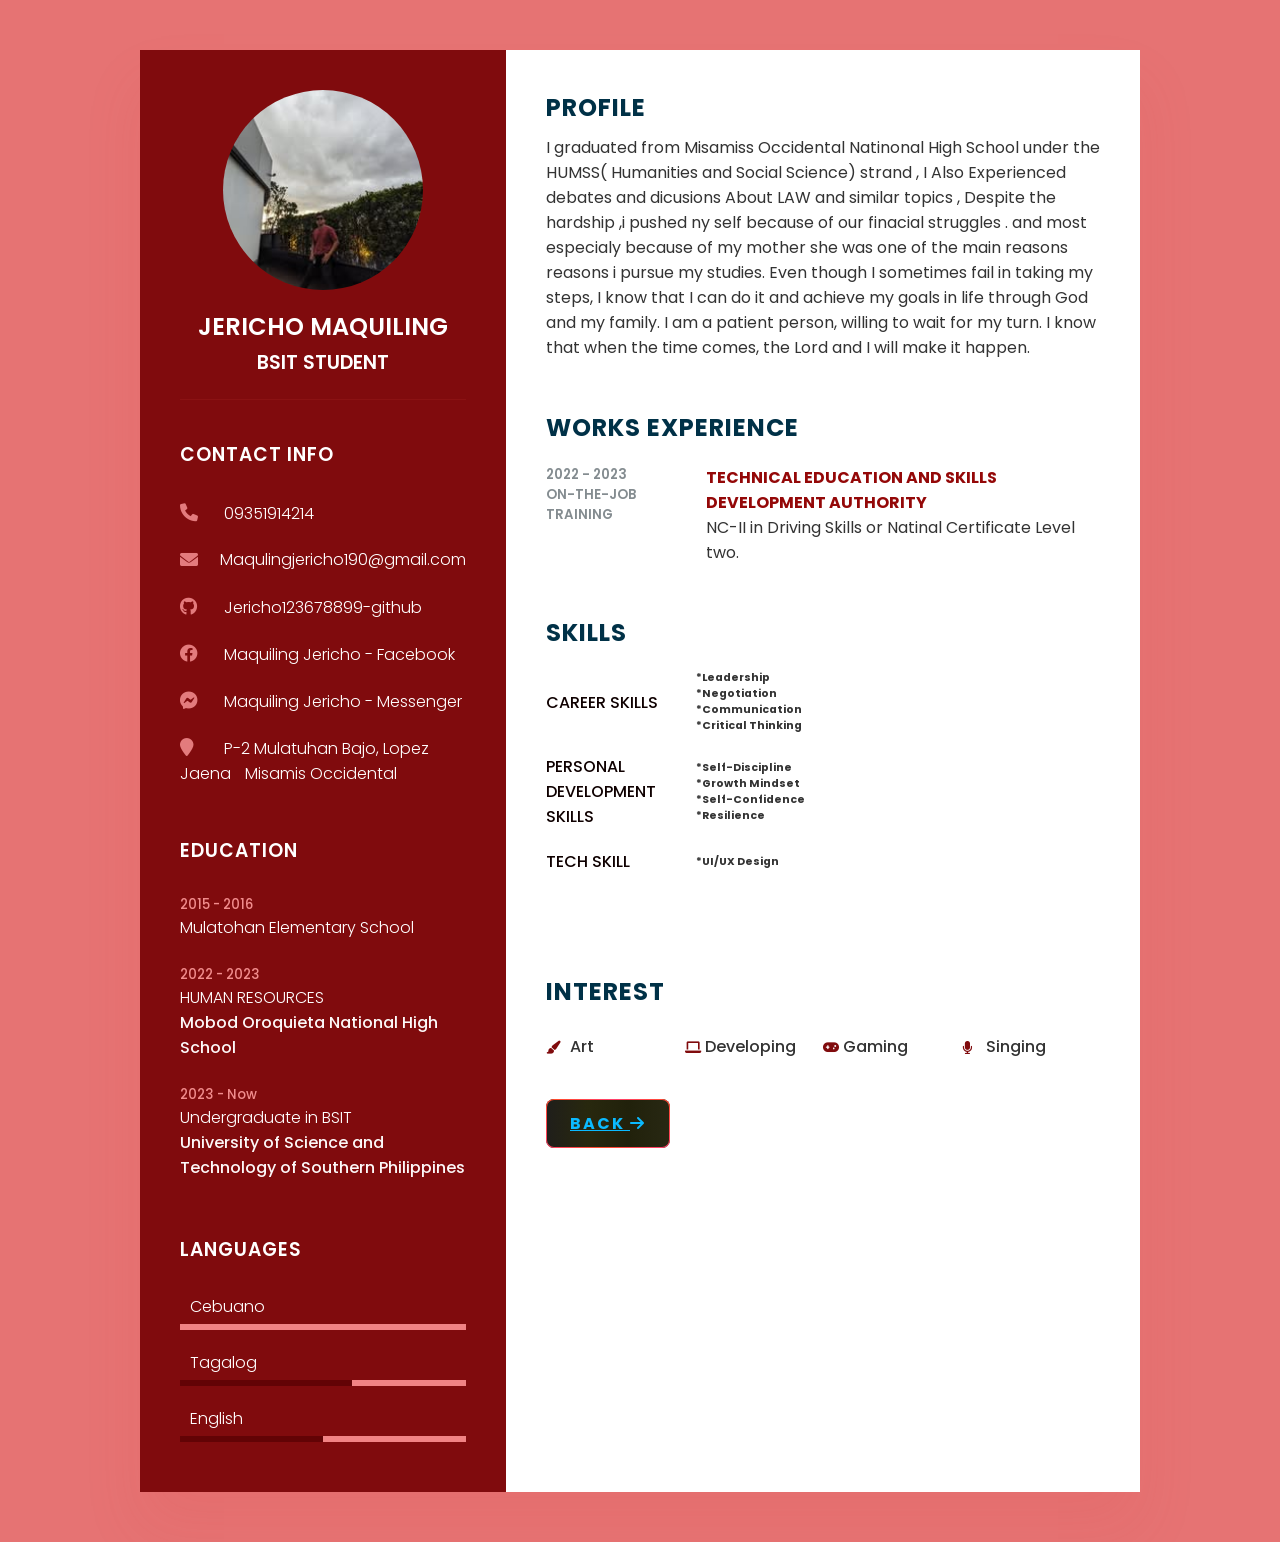
<file: PERSON2.HTML>
<!DOCTYPE html>
<html lang="en">
<head>
    <meta charset="UTF-8">
    <meta name="viewport" content="width=device-width, initial-scale=1.0">
    <title>Person2</title>
    <link rel="stylesheet" href="https://cdnjs.cloudflare.com/ajax/libs/font-awesome/6.0.0-beta3/css/all.min.css"> 
    <link rel="stylesheet" type="text/css" href="style.css">
</head>
<body>
    <div class="container">
        <div class="left_Side">
            <div class="profileText">
                <div class="imgBx">
                    <img src="jericho.jpg">
                </div>
                <h2>JERICHO MAQUILING<br><span>BSIT STUDENT</span></h2>
            </div>
           
            <div class="contactInfo">
            <h3 class="title">Contact Info</h3>
            <ul>
                <li>
                    <span class="icon"><i class="fa fa-phone" aria-hidden="true"></i></span>
                    <span class="text">09351914214</span>
                </li>
                <li>
                    <div class="icon-text">
                    <span class="icon"><i class="fa fa-envelope" aria-hidden="true"></i></span>
                    <span class="text">Maqulingjericho190@gmail.com</span>
                </div>
                </li>
                <li>
                    <span class="icon"><i class="fab fa-github" aria-hidden="true"></i></span>
                    <span class="text">Jericho123678899-github</span>
                </li>
                <li>
                    <span class="icon"><i class="fab fa-facebook" aria-hidden="true"></i></span>
                    <span class="text">Maquiling Jericho  - Facebook</span>
                </li>
                <li>
                    <span class="icon"><i class="fab fa-facebook-messenger" aria-hidden="true"></i></span>
                    <span class="text">Maquiling Jericho - Messenger</span>
                </li>
               
                <li>
                    <span class="icon"><i class="fa fa-map-marker" aria-hidden="true"></i></span>
                    <span class="text">P-2 Mulatuhan Bajo, Lopez Jaena </span>
                    <span class="text">Misamis Occidental </span>
                </li>
            </ul>
        </div>
        <div class="contactInfo education">
            <h3 class="title">EDUCATION</h3>
            <ul>
                <li>
                   <h5>2015 - 2016</h5>
                   <h4>Mulatohan Elementary School</h4>
                   
                </li>
                <li>
                    <h5>2022 - 2023</h5>
                    <h4> HUMAN RESOURCES</h4>
                    <h4>Mobod Oroquieta National High School</h4>
                 </li>
                 <li>
                    <h5>2023 - Now</h5>
                    <h4>Undergraduate in BSIT</h4>
                    <h4>University of Science and Technology of Southern Philippines</h4>
                 </li>
            </ul>
        </div>
        <div class="contactInfo language">
            <h3 class="title">LANGUAGES</h3>
            <ul>
                <li>
                    <span class="text">Cebuano</span>
                    <span class="percent"></span>
                    <div style="width: 100%;"></div>
                </li>
                <li>
                    <span class="text">Tagalog</span>
                    <div class="percent">
                     <div style="width:60%;"></div>
                </li>
                <li>
                    <span class="text">English</span>
                    <div class="percent">
                    <div style="width:50%;"></div>
                </li>
            </ul>
    </div>
    </div>
  <div class="right_Side">
  <div class="about">
    <h2 class="title2">Profile</h2>
    <p>I graduated from Misamiss Occidental Natinonal High School under the HUMSS( Humanities and Social Science) strand , I Also Experienced debates and dicusions About LAW and similar topics , Despite the  hardship ,i pushed ny self because of our finacial struggles . and most especialy because of my mother she was one of the main reasons reasons i pursue  my studies.

        Even though I sometimes fail in taking my steps, I know that I can do it and achieve my goals in life through God and my family. I am a patient person, willing to wait for my turn. I know that when the time comes, the Lord and I will make it happen.</p>
  </div>
  <div class="about">
    <h2 class="title2">Works Experience</h2>
    <div class="box">
        <div class="year_company">
<h5>2022 - 2023</h5>
<h5>ON-THE-JOB TRAINING</h5>
        </div>
        <div class="text">
        <h4>Technical Education and Skills Development Authority </h4>
        <p>NC-II in Driving Skills or Natinal Certificate Level two.</p>
    </div>
</div>

</div>
<div class="about skills">
    <h2 class="title2">SKILLS</h2>
<div class="box">
    <h4>Career Skills</h4>
    <h6><p>*Leadership<br>*Negotiation<br>*Communication <br>*Critical Thinking </p></h6>

</div>
<div class="box">
    <h4>Personal Development Skills</h4>
    <h6><p>*Self-Discipline <br>*Growth Mindset<br>*Self-Confidence  <br>*Resilience  </p></h6>
    
</div>
<div class="box">
    <h4>Tech Skill</h4>
    <h6><p>*UI/UX Design </p></h6>
    
</div>
</div><br><br>
<div class="About interest">
    <h2 class="title2">Interest</h2>
    <ul>
        <li><i class="fa fa-paint-brush" aria-hidden="true"></i> Art</li>
        <li><i class="fa fa-laptop" aria-hidden="true"></i>Developing</li>
        <li><i class="fa fa-gamepad"  aria-hidden="true"></i>Gaming</li>
        <li><i class="fa fa-microphone" aria-hidden="true"></i> Singing</li><br>
        
    </ul>
 
    </div>
    <div class="container3"></div>
    <a href="RESUME.HTML" class="glow-button">
        BACK <i class="fas fa-arrow-right"></i>
    </a>
   
</div>
  </div>
    </div>
</body>
</html>
</file>
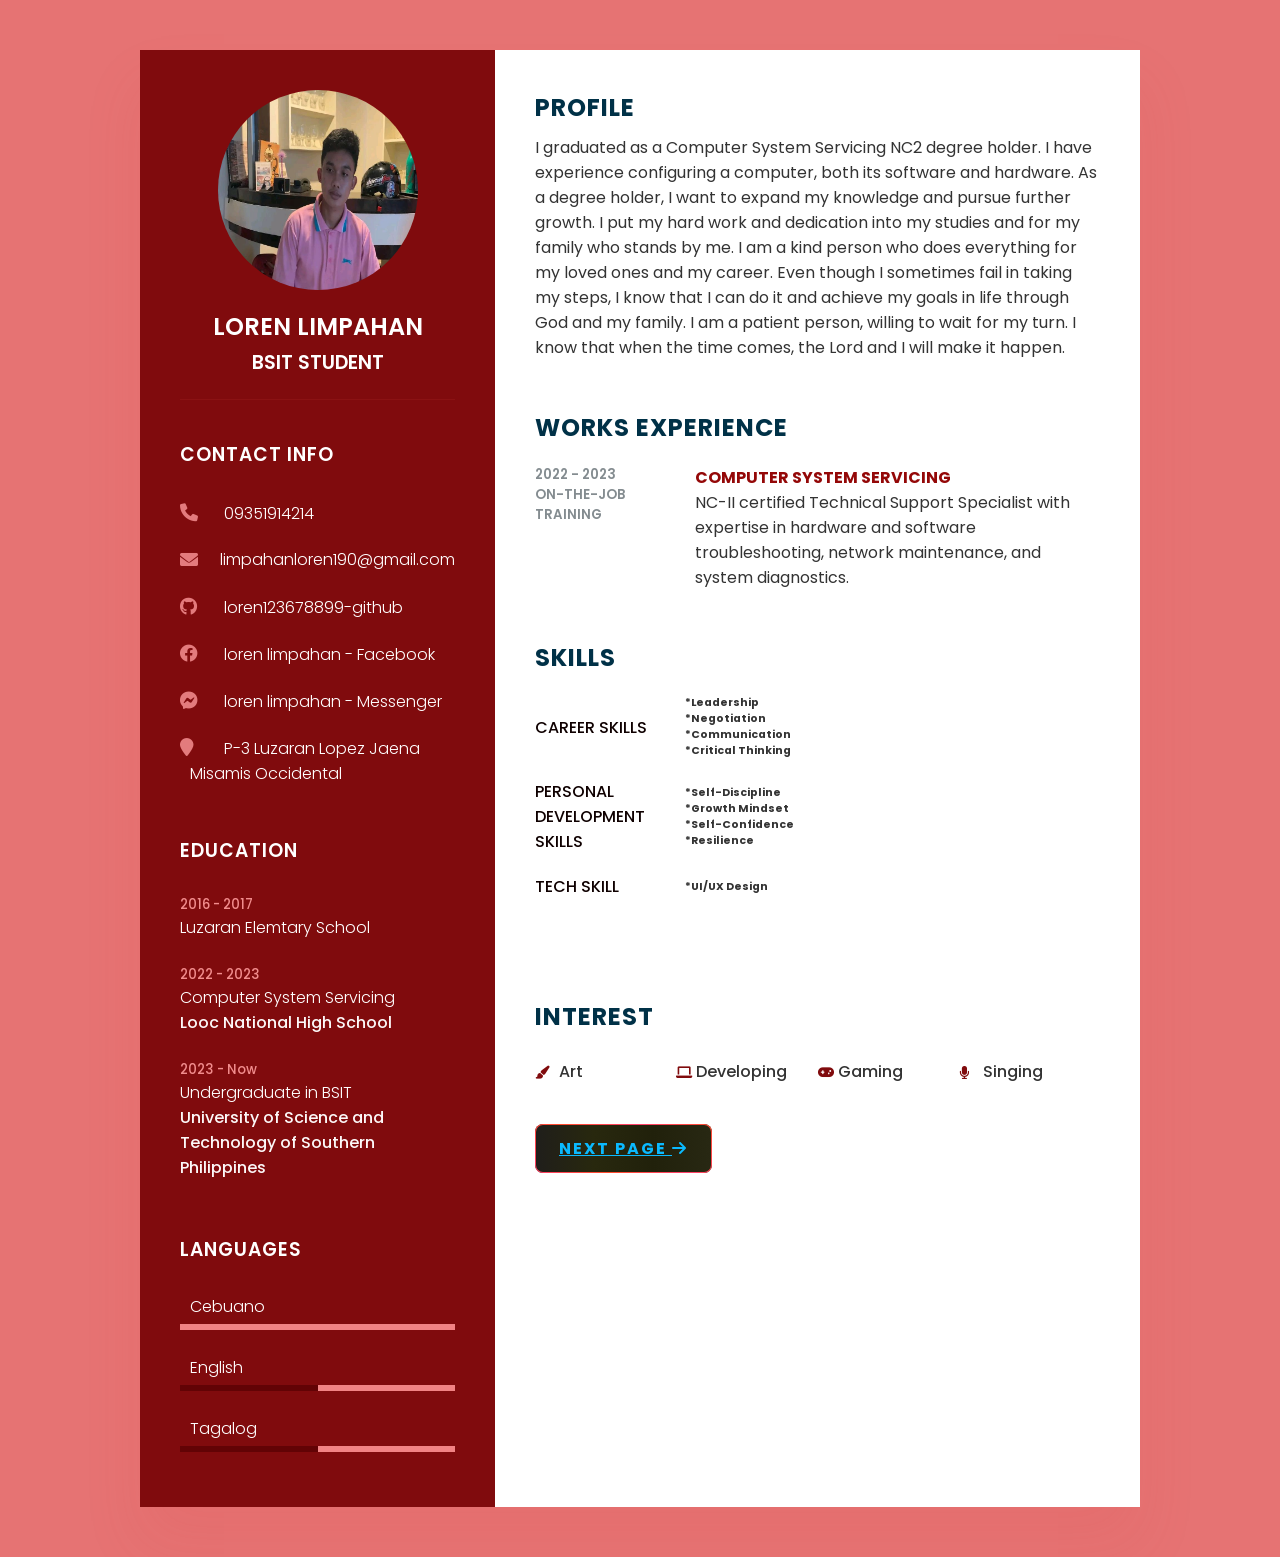
<file: RESUME.HTML>
<!DOCTYPE html>
<html lang="en">
<head>
    <meta name="viewport" content="width=device-width, initial-scale=1.0">
    <title>CV DESIGN</title>
    <link rel="stylesheet" href="https://cdnjs.cloudflare.com/ajax/libs/font-awesome/6.0.0-beta3/css/all.min.css"> 
    <link rel="stylesheet" type="text/css" href="style.css">
    <!-- exrternal css file-->
</head>
<body>
    <div class="container">
        <div class="left_Side">
            <div class="profileText">
                <div class="imgBx">
                    <img src="profile.jpg">
                </div>
                <h2>Loren Limpahan<br><span>BSIT STUDENT</span></h2>
            </div>
           
            <div class="contactInfo">
            <h3 class="title">Contact Info</h3>
            <ul>
                <li>
                    <span class="icon"><i class="fa fa-phone" aria-hidden="true"></i></span>
                    <span class="text">09351914214</span>
                </li>
                <li>
                    <div class="icon-text">
                    <span class="icon"><i class="fa fa-envelope" aria-hidden="true"></i></span>
                    <span class="text">limpahanloren190@gmail.com</span>
                </div>
                </li>
                <li>
                    <span class="icon"><i class="fab fa-github" aria-hidden="true"></i></span>
                    <span class="text">loren123678899-github</span>
                </li>
                <li>
                    <span class="icon"><i class="fab fa-facebook" aria-hidden="true"></i></span>
                    <span class="text">loren limpahan - Facebook</span>
                </li>
                <li>
                    <span class="icon"><i class="fab fa-facebook-messenger" aria-hidden="true"></i></span>
                    <span class="text">loren limpahan - Messenger</span>
                </li>
               
                <li>
                    <span class="icon"><i class="fa fa-map-marker" aria-hidden="true"></i></span>
                    <span class="text">P-3 Luzaran Lopez Jaena </span>
                    <span class="text">Misamis Occidental </span>
                </li>
            </ul>
        </div>
        <div class="contactInfo education">
            <h3 class="title">EDUCATION</h3>
            <ul>
                <li>
                   <h5>2016 - 2017</h5>
                   <h4>Luzaran Elemtary School</h4>
                   
                </li>
                <li>
                    <h5>2022 - 2023</h5>
                    <h4> Computer System Servicing</h4>
                    <h4>Looc National High School</h4>
                 </li>
                 <li>
                    <h5>2023 - Now</h5>
                    <h4>Undergraduate in BSIT</h4>
                    <h4>University of Science and Technology of Southern Philippines</h4>
                 </li>
            </ul>
      
        <div class="contactInfo language">
            <h3 class="title">LANGUAGES</h3>
            <ul>
                <li>
                    <span class="text">Cebuano</span>
                    <span class="percent"></span>
                    <div style="width: 100%;"></div>
                </li>
                <li>
                    <span class="text">English</span>
                    <div class="percent">
                        <div style="width:50%;"></div>
            
                </li>
                <li>
                    <span class="text"> Tagalog</span>
                    <div class="percent">
                        <div style="width:50%;"></div>
            
                </li>
            </ul>
    </div>
    </div>
</div>
  <div class="right_Side">
  <div class="about">
    <h2 class="title2">Profile</h2>
    <p>I graduated as a Computer System Servicing NC2 degree holder. I have experience configuring a computer, both its software and hardware. As a degree holder, I want to expand my knowledge and pursue further growth. I put my hard work and dedication into my studies and for my family who stands by me. I am a kind person who does everything for my loved ones and my career.

        Even though I sometimes fail in taking my steps, I know that I can do it and achieve my goals in life through God and my family. I am a patient person, willing to wait for my turn. I know that when the time comes, the Lord and I will make it happen.</p>
  </div>
  <div class="about">
    <h2 class="title2">Works Experience</h2>
    <div class="box">
        <div class="year_company">
<h5>2022 - 2023</h5>
<h5>ON-THE-JOB TRAINING</h5>
        </div>
        <div class="text">
        <h4>Computer System Servicing </h4>
        <p>NC-II certified Technical Support Specialist with expertise in hardware and software troubleshooting, network maintenance, and system diagnostics.</p>
    </div>
</div>


</div>
<div class="about skills">
    <h2 class="title2">SKILLS</h2>
<div class="box">
    <h4>Career Skills</h4>
    <h6><p>*Leadership<br>*Negotiation<br>*Communication <br>*Critical Thinking </p></h6>

</div>
<div class="box">
    <h4>Personal Development Skills</h4>
    <h6><p>*Self-Discipline <br>*Growth Mindset<br>*Self-Confidence  <br>*Resilience  </p></h6>
    
</div>
<div class="box">
    <h4>Tech Skill</h4>
    <h6><p>*UI/UX Design </p></h6>
    
</div>
</div><br><br>
<div class="About interest">
    <h2 class="title2">Interest</h2>
    <ul>
        <li><i class="fa fa-paint-brush" aria-hidden="true"></i> Art</li>
        <li><i class="fa fa-laptop" aria-hidden="true"></i>Developing</li>
        <li><i class="fa fa-gamepad"  aria-hidden="true"></i>Gaming</li>
        <li><i class="fa fa-microphone" aria-hidden="true"></i> Singing</li><br>
        
    </ul>
 
    </div>
    <div class="container3"></div>
    <a href="PERSON2.HTML" class="glow-button">
        NEXT PAGE <i class="fas fa-arrow-right"></i>
    </a>
   
</div>
  </div>
    </div>
</body>
</html>
</file>
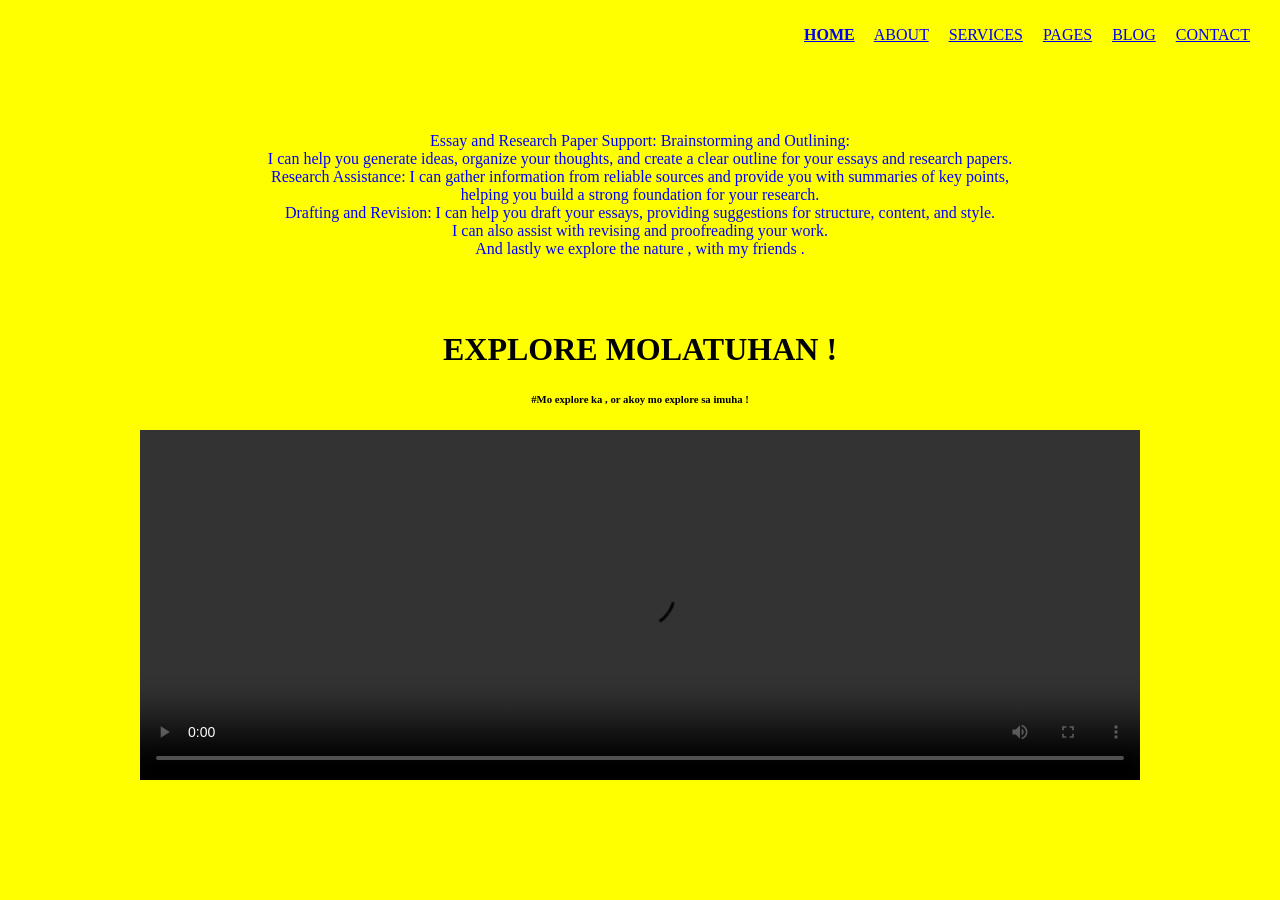
<file: SERVICES.html>
<!DOCTYPE html>
<html lang="en">
<head>
    <meta charset="UTF-8">
    <meta name="viewport" content="width=device-width, initial-scale=1.0">
    <title>Document</title>
</head>
<body bgcolor="yellow"><br>
    &nbsp;&nbsp;&nbsp;&nbsp;&nbsp;&nbsp;&nbsp;&nbsp;&nbsp;&nbsp;&nbsp;&nbsp;&nbsp;&nbsp;&nbsp;&nbsp;
    &nbsp;&nbsp;&nbsp;&nbsp;&nbsp;&nbsp;&nbsp;&nbsp;&nbsp;&nbsp;&nbsp;&nbsp;&nbsp;&nbsp;&nbsp;&nbsp;
    &nbsp;&nbsp;&nbsp;&nbsp;&nbsp;&nbsp;&nbsp;&nbsp;&nbsp;&nbsp;&nbsp;&nbsp;&nbsp;&nbsp;&nbsp;&nbsp;
    &nbsp;&nbsp;&nbsp;&nbsp;&nbsp;&nbsp;&nbsp;&nbsp;&nbsp;&nbsp;&nbsp;&nbsp;&nbsp;&nbsp;&nbsp;&nbsp;
    &nbsp;&nbsp;&nbsp;&nbsp;&nbsp;&nbsp;&nbsp;&nbsp;&nbsp;&nbsp;&nbsp;&nbsp;&nbsp;&nbsp;&nbsp;&nbsp;
    &nbsp;&nbsp;&nbsp;&nbsp;&nbsp;&nbsp;&nbsp;&nbsp;&nbsp;&nbsp;&nbsp;&nbsp;&nbsp;&nbsp;&nbsp;&nbsp;
    &nbsp;&nbsp;&nbsp;&nbsp;&nbsp;&nbsp;&nbsp;&nbsp;&nbsp;&nbsp;&nbsp;&nbsp;&nbsp;&nbsp;&nbsp;&nbsp;
    &nbsp;&nbsp;&nbsp;&nbsp;&nbsp;&nbsp;&nbsp;&nbsp;&nbsp;&nbsp;&nbsp;&nbsp;&nbsp;&nbsp;&nbsp;&nbsp;
    &nbsp;&nbsp;&nbsp;&nbsp;&nbsp;&nbsp;&nbsp;&nbsp;&nbsp;&nbsp;&nbsp;&nbsp;&nbsp;&nbsp;&nbsp;&nbsp;
    &nbsp;&nbsp;&nbsp;&nbsp;&nbsp;&nbsp;&nbsp;&nbsp;&nbsp;&nbsp;&nbsp;&nbsp;&nbsp;&nbsp;&nbsp;&nbsp;
    &nbsp;&nbsp;&nbsp;&nbsp;&nbsp;&nbsp;&nbsp;&nbsp;&nbsp;&nbsp;&nbsp;&nbsp;&nbsp;&nbsp;&nbsp;&nbsp;
    &nbsp;&nbsp;&nbsp;&nbsp;&nbsp;&nbsp;&nbsp;&nbsp;&nbsp;&nbsp;&nbsp;
    <a href = "HOME.html"><b>HOME</b></a>&nbsp;&nbsp;&nbsp;&nbsp;
    <a href = "ABOUT.html">ABOUT</a>&nbsp;&nbsp;&nbsp;&nbsp;
    <a href = "SERVICES.html">SERVICES</a>&nbsp;&nbsp;&nbsp;&nbsp;
    <a href = "PAGES.html">PAGES</a>&nbsp;&nbsp;&nbsp;&nbsp;
    <a href = "BLOG.html">BLOG</a>&nbsp;&nbsp;&nbsp;&nbsp;
    <a href = "CONTACT.html">CONTACT</a>
    <br><br><br><br><br>
   <center><font color = "blue"><p>Essay and Research Paper Support:
    Brainstorming and Outlining: <br> I can help you generate ideas, organize your thoughts, and create a clear outline for your essays and research papers.<br>
    Research Assistance: I can gather information from reliable sources and provide you with summaries of key points,<br> helping you build a strong foundation for your research.<br>
    Drafting and Revision: I can help you draft your essays, providing suggestions for structure, content, and style.<br> I can also assist with revising and proofreading your work. <br>And lastly we  explore the nature , with my friends .</p></font>  </center> 
    <br>
    <br>
    <center> <h1> EXPLORE MOLATUHAN !</h1>
        <h6> #Mo explore ka , or akoy mo explore sa imuha !</h6></center>
        <center> <video src=""C:\Users\user\Videos\HISTORY OF MOLATUHAN.mp4"" width="1000" height="350" controls preload="none"></video></center> 

</body>
</html>
</file>
<file: style.css>
@import url('https://fonts.googleapis.com/css?family=Poppins:200,300,400,500,600,700,800,900&display=swap');
*
{ 
    margin:0;
    padding:0;
    box-sizing:border-box;
    font-family: 'Poppins', sans-serif;

}
body
{
    background: rgb(230, 115, 115);
    display: flex;
    justify-content: center;
    align-items: center;
    min-height:100vh;
}
.container
{
    position: relative;
    width: 100%;
    max-width: 1000px;
    min-height: 1000px; 
    background: #fff;
    margin:50px;
    display: grid;
    grid-template-columns: 1fr 2fr ;
    box-shadow: 0 35px 55px rgba(211, 68, 68, 0.1);
}
.container .left_Side
{
    position: relative;
    background: #800b0d;
    padding: 40px;
}
.profileText
{
    position: relative;
    display:flex;
    flex-direction: column;
    align-items: center;
    padding-bottom: 20px;
    border-bottom: 1px solid rgba(179, 46, 46, 0.2);
}
.profileText .imgBx
{
    position:relative;
    width: 200px;
    height:200px;
    border-radius: 50%;
    overflow:hidden;

}
.profileText .imgBx img
{
    position: absolute;
    top: 0;
    left: 0;
    width: 100%;
    height: 100%;
    object-fit: cover;
}
.profileText h2
{
    color: #fff;
    font-size: 1.5em;
    margin-top: 20px;
    text-transform: uppercase;
    text-align: center;
    font-weight: 600;
    line-height: 1.4em;
}
.profileText h2 span
{
    font-size: 0.8em;
    font-style: 300;
}
.contactInfo
{
    padding-top: 40px ;
}
.title
{
    color: #fff;
    text-transform: uppercase;
    font-weight: 600;
    letter-spacing: 1px;
    margin-bottom: 20px;

}
.contactInfo ul
{
position: relative;
display: flex;
flex-direction: column;
}
.contactInfo ul li
 
{
position: relative;
list-style: none;
margin: 10px 0;
cursor: pointer;
}
.contactInfo ul li .icon
{
    display: inline-block;
    width: 30px;
    font-size: 18px;
    color: #e37b7d;
}
.contactInfo ul li span
{
    color: #fff;
    font-weight: 300;
}
.contactInfo.education li
{
margin-bottom: 15px;

}
.contactInfo.education h5
{
    color: rgb(241, 141, 141);
    font-weight: 500;
}
.contactInfo.education h4
{
    color: rgb(252, 248, 248);
    font-weight: 500;
}
.contactInfo.education h4:nth-child(2)
{
color: #fff;
font-weight: 300;
}
.contactInfo.language .percent
{
    position: relative;
    width: 100%;
    height: 6px;
    background: #f18384;
    display: block;
    margin-top: 5px;
}
.contactInfo.language .percent div
{
    position: absolute;
    top: 0;
    left: 0;
    height: 100%;
    background: #620305;
}
.container .right_Side
{
    position: relative;
    background: #fff;
    padding: 40px;
}

.about 
{
    margin-bottom: 50px;

}
.about:last-child
{
    margin-bottom: 0;
}
.title2
{
    color:#003147;
    text-transform: uppercase;
    letter-spacing: 1px;
    margin-bottom: 10px;
}
p
{
    color: #333;
}
.about .box
{
    display:flex ;
    flex-direction: row;
    margin: 20px 0;
}
.about .box .year_company
{
    min-width: 150px;
}
.about .box .year_company h5
{
    text-transform: uppercase;
    color: #848c90;
    font-weight: 600;
}
.about .box .text h4{
    text-transform: uppercase;
    color: rgb(148, 8, 8);
    font-size: 16px;
}
.skills .box
{
    position: relative;
    width: 100%;
    display:grid;
    grid-template-columns: 150px 1fr;
    justify-content: center;
align-items: center;
}
.skills .box h4
{
    text-transform: uppercase;
    color: hwb(0 0% 94%);
    font-weight: 500;

}
.skills .box .percent
{
    position: relative;
    width: 100%;
    height: 10px;
background: #c1baba;
}
.skills .box .percent div 
{
position: absolute;
top: 0;
left: 00;
height: 100%;
background: rgb(148, 8, 8);
}
.interest ul{
    display: grid;
    grid-template-columns: repeat(4,1fr);
}
.interest ul li 
{
    list-style: none;
    color: #333;
    font-weight: 500;
    margin: 15px 0;
}
.interest ul li .fa 
{
    color: #800b0d;
    font-size: 13px;
    width: 20px;
}
.icon-text {
    display: flex;
    align-items: center; /* Aligns items vertically centered */
}
.text {
    margin-left: 10px; /* Adds space between the icon and the text */
}

.container3 .glow-button {
    display: flex;
    background: #121212;
    justify-content: center;
    align-items: center;
    height: 100vh;
   
}

/* Add a glow effect when hovered */
.container3 .glow-button:hover {
    box-shadow: 0 0 15px #00e60fcc;
}

/* Button styling */
.glow-button {
    position: relative;
    padding: 12px 32px;
    font-size: 18px;
    font-weight: bold;
    color: hsl(79, 91%, 50%);
    background: linear-gradient(90deg,rgba(24, 19, 8, 0.276), rgb(40, 40, 14), rgb(33, 33, 11),rgb(40, 40, 19));

border: none;
cursor: pointer;
text-transform: uppercase;
letter-spacing: 2px;
overflow: hidden;
border-radius: 8px;
padding: 12px 24px;
font-size: 16px;
font-weight: bold;
background-color: #222;
color: white;
position: relative;
transition: all 0.3s ease-in-out;
outline: none;
}
.glow-button {
    position: relative;
    display: inline-block;
    padding: 12px 24px;
    font-size: 16px;
    font-weight: bold;
    text-transform: uppercase;
    letter-spacing: 2px;
    color: white;
    background-color: #222;
    border: none;
    cursor: pointer;
    border-radius: 8px;
    overflow: hidden;
}

.glow-button::before {
    content: "";
    position: absolute;
    inset: -3px; /* Ensures the animated border appears outside */
    border-radius: 10px; /* Slightly larger to match */
    padding: 3px;
    background: hsl(65, 95%, 41%);
    -webkit-mask: linear-gradient(white, white) content-box, linear-gradient(white, white);
    mask-composite: exclude;
    -webkit-mask-composite: destination-out;
    animation: borderAnimation 3s linear infinite;
}

@keyframes borderAnimation {
    0% { background: linear-gradient(45deg, red, blue, green, yellow, red); }
    25% { background: linear-gradient(45deg, blue, green, yellow, red, blue); }
    50% { background: linear-gradient(45deg, green, yellow, red, blue, green); }
    75% { background: linear-gradient(45deg, yellow, red, blue, green, yellow); }
    100% { background: linear-gradient(45deg, red, blue, green, yellow, red); }
}

/* Gradient Border Effect */
.glow-button::before {
    content: "";
    position: absolute;
    inset: -2px;
    border-radius: 10px;
    padding: 3px;
    background: linear-gradient(45deg, 
        #ff416c, #ff4b2b, #ff416c, #ff4b2b
    );
    -webkit-mask: 
        linear-gradient(white, white) content-box, 
        linear-gradient(white, white);
    -webkit-mask-composite: xor;
    mask-composite: exclude;
    transition: 0.4s ease-in-out;
}

/* Glowing Effect */
.glow-button:hover::before {
    background: linear-gradient(45deg, 
        #ff00ff, #ff7300, #ff00ff, #ff7300
    );
    filter: blur(5px);
}

/* Button Background on Hover */
.glow-button:hover {
    background: linear-gradient(45deg, 
        #ff416c, #ff4b2b
    );
    transition: 0.3s ease-in-out;
}
.container3 {
    color: rgb(0, 0, 0); /* Sets text color to black */
}

.glow-button {
    color: rgb(11, 186, 255); /* Ensures button text is also black */
}
.container3{
    text-decoration: none;
}
</file>
